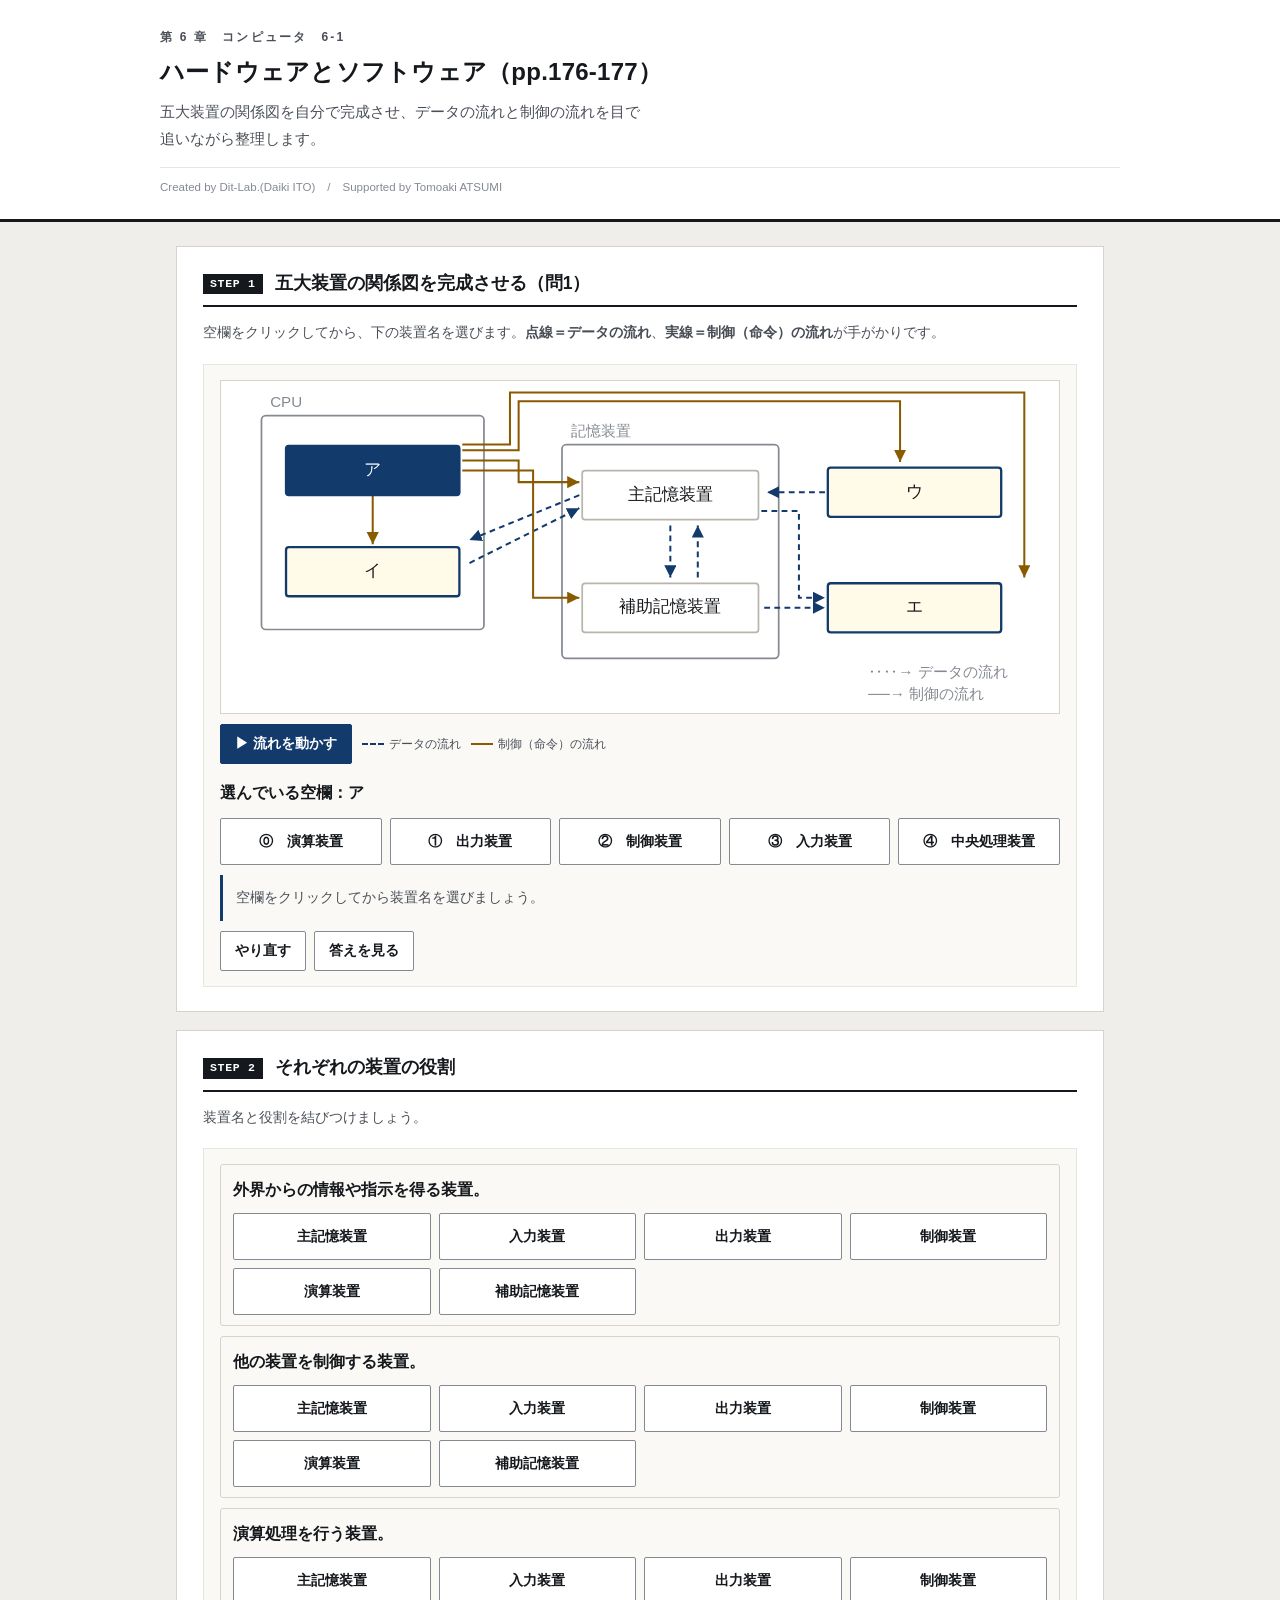
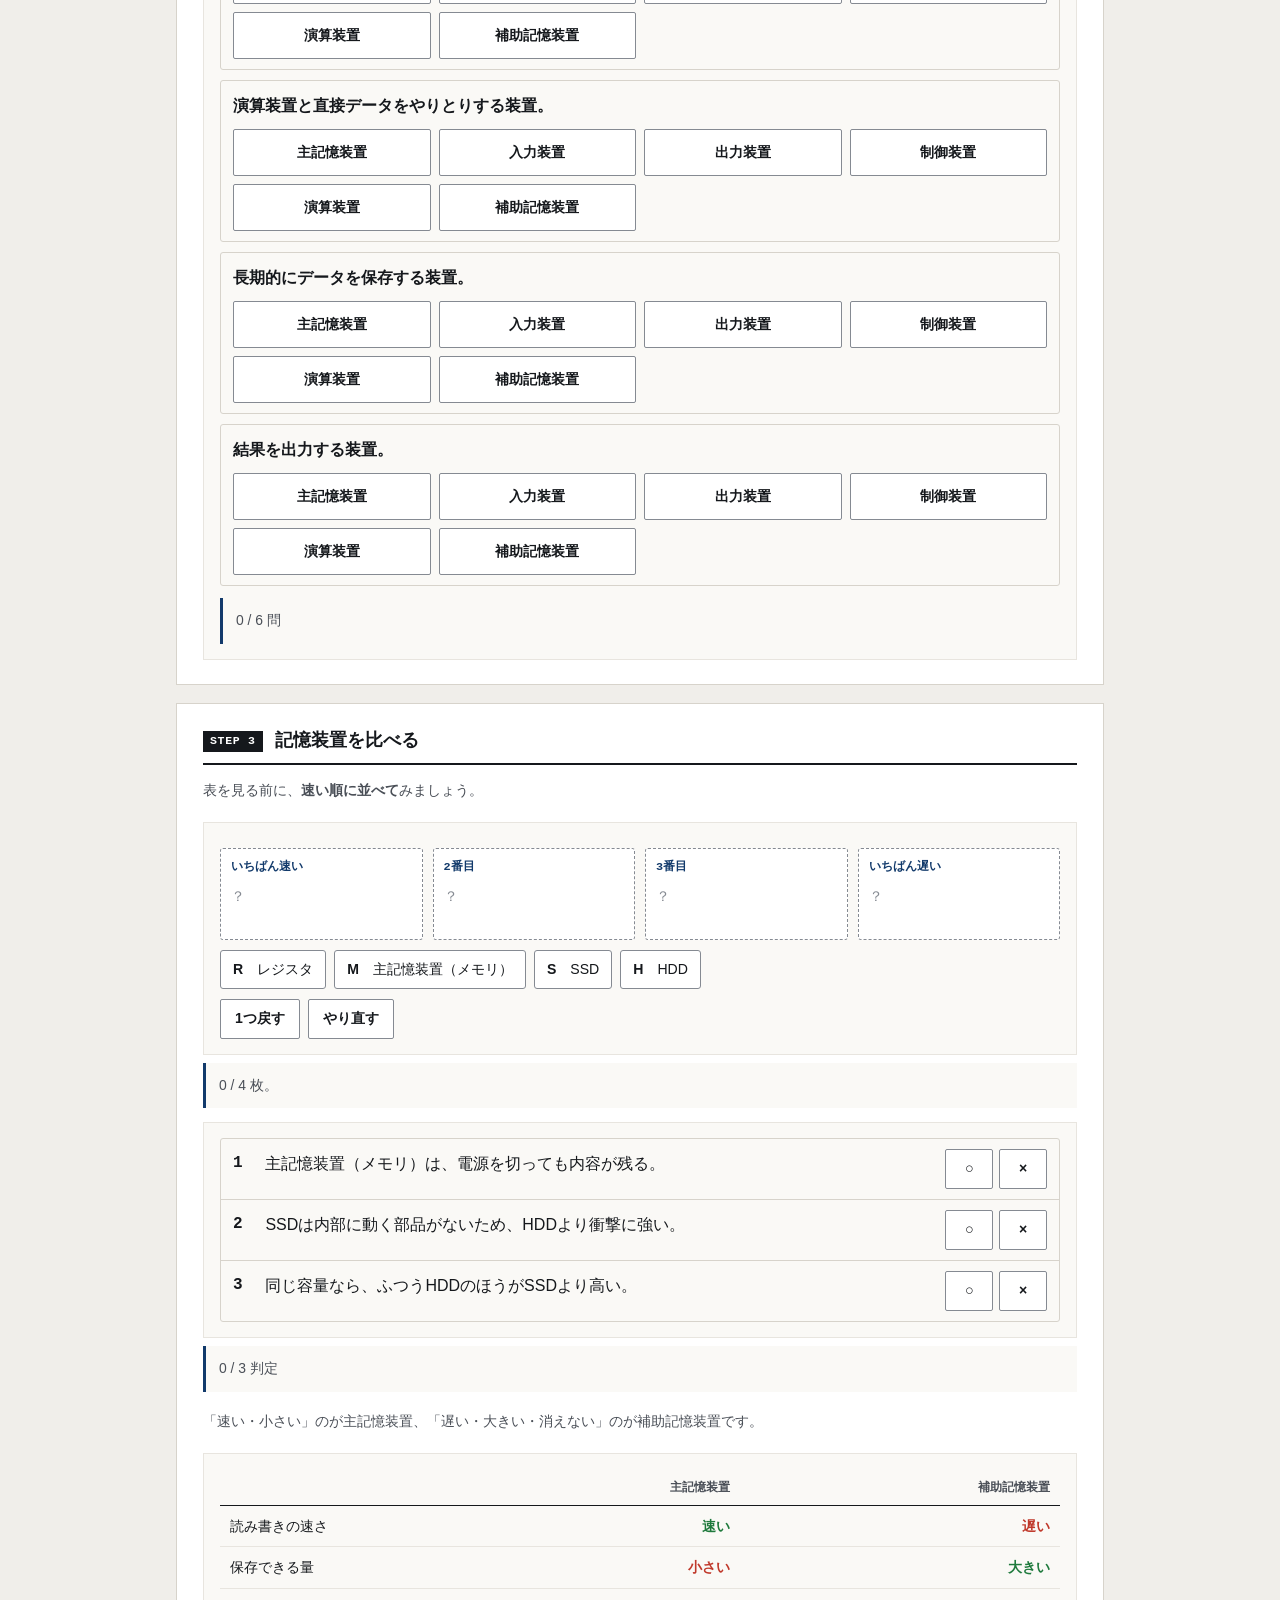
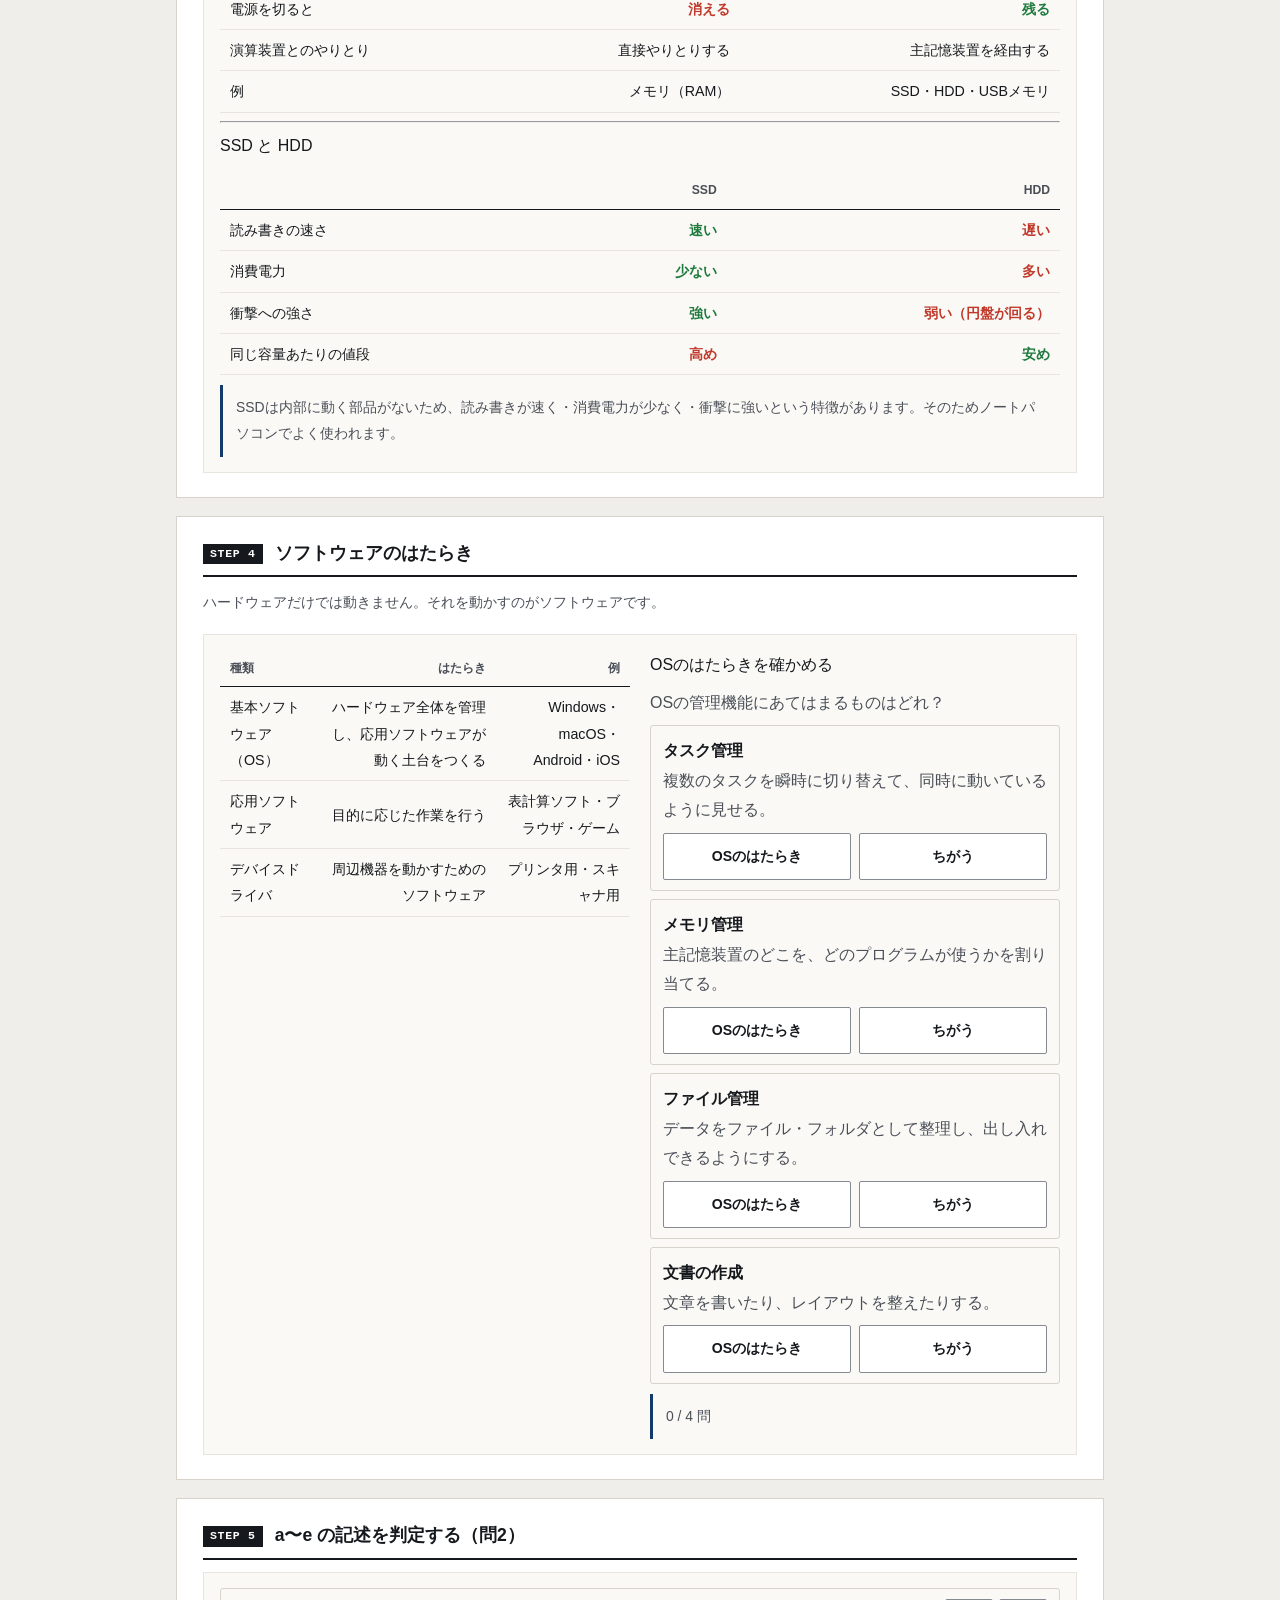
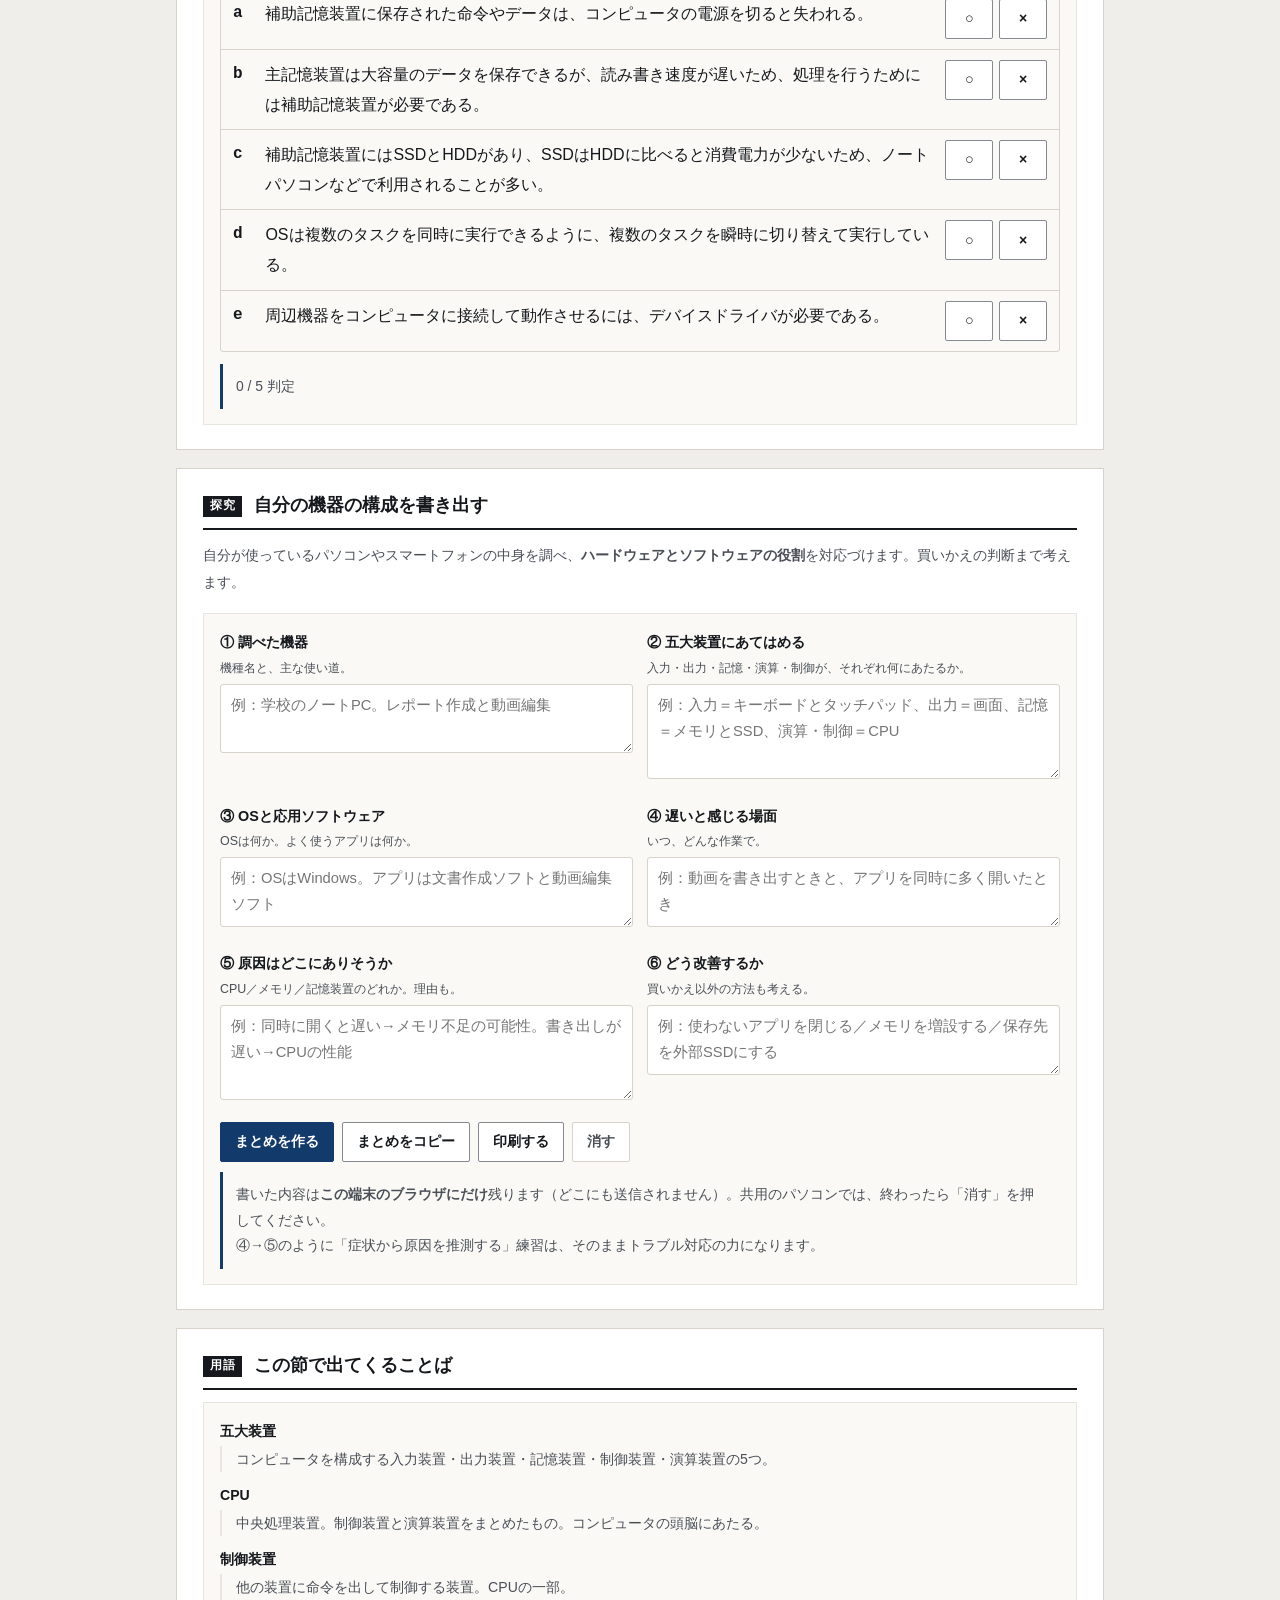
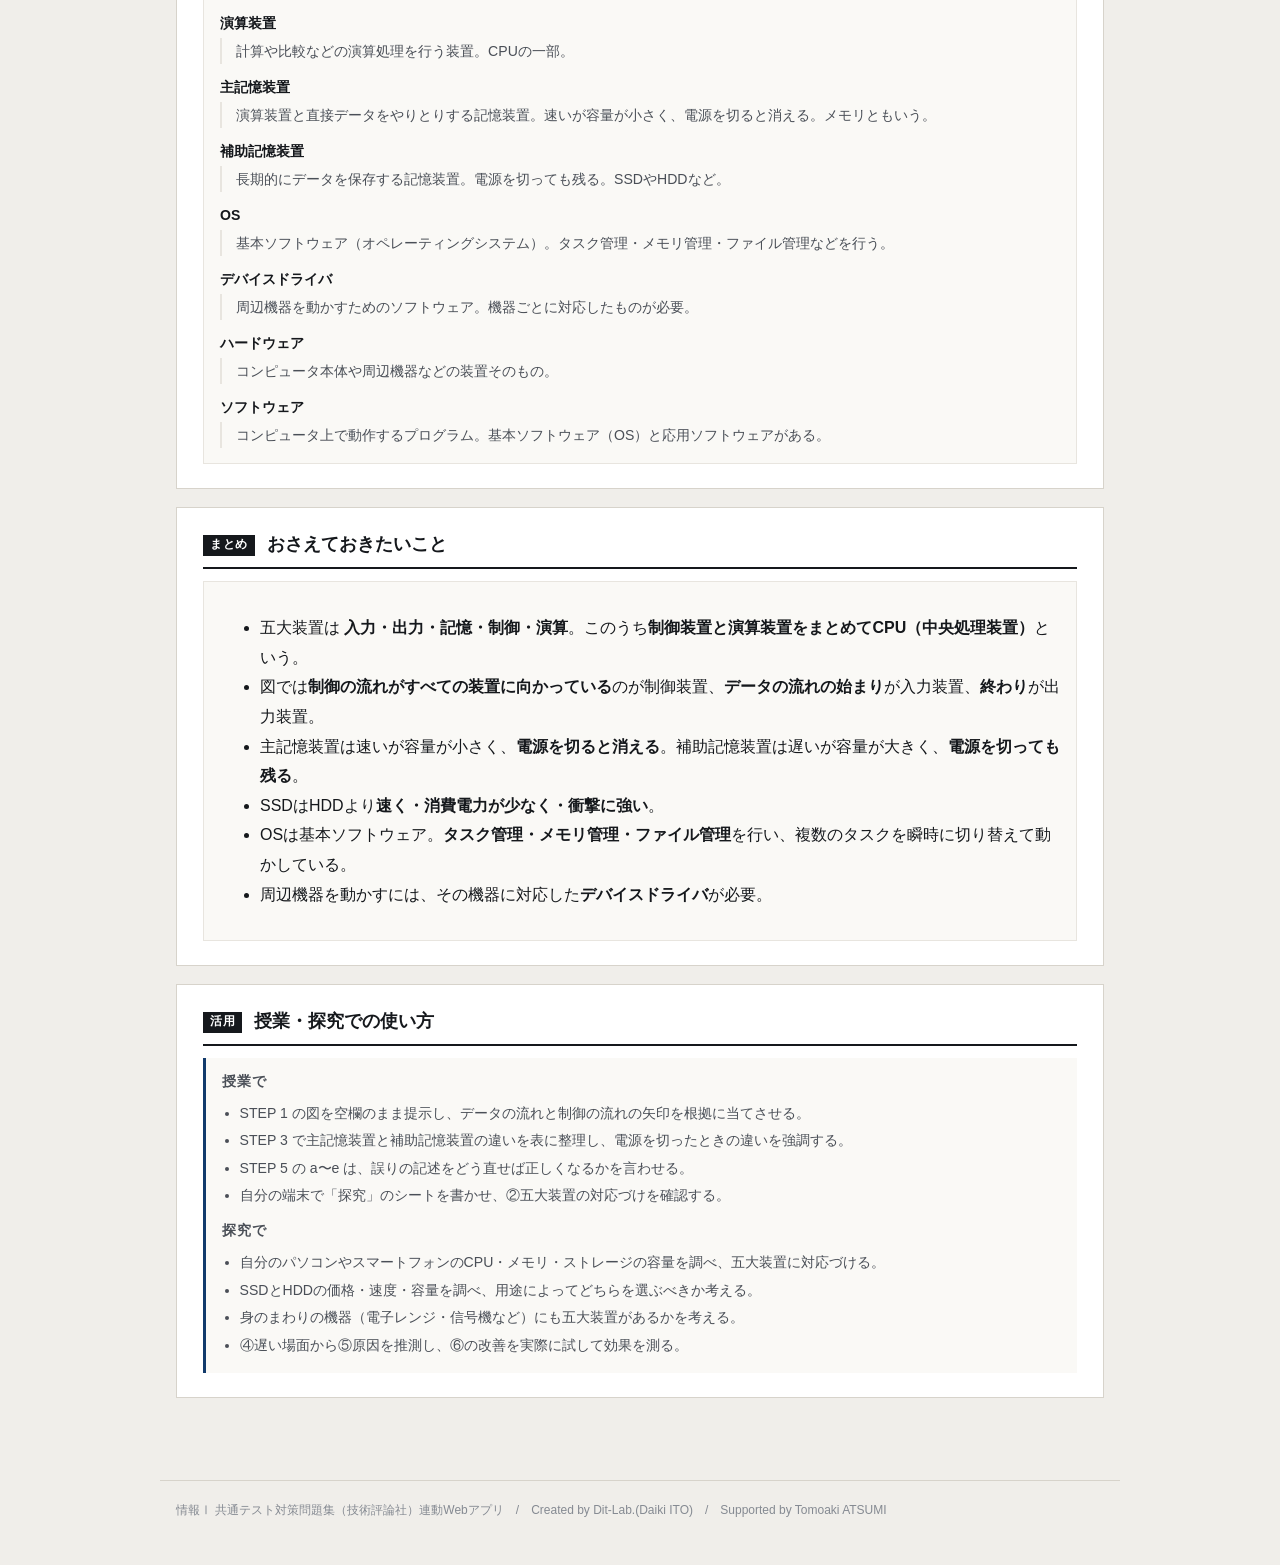
<file: index.html>
<!DOCTYPE html>
<html lang="ja">
<head>
<meta charset="UTF-8">
<meta name="viewport" content="width=device-width, initial-scale=1.0">
<title>ハードウェアとソフトウェア｜情報Ⅰ共通テスト対策問題集</title>
<meta name="description" content="五大装置の関係図を自分で完成させ、データの流れと制御の流れを目で追いながら整理します。">
<link rel="icon" href="data:image/svg+xml,%3Csvg xmlns=%22http://www.w3.org/2000/svg%22 viewBox=%220 0 32 32%22%3E%3Crect width=%2232%22 height=%2232%22 fill=%22%2315181c%22/%3E%3Ctext x=%2216%22 y=%2222%22 font-size=%2218%22 font-family=%22monospace%22 fill=%22%23fff%22 text-anchor=%22middle%22%3E01%3C/text%3E%3C/svg%3E">
<link rel="stylesheet" href="css/style.css?v=88681cd4">
<link rel="stylesheet" href="css/app.css?v=f37751a7">
</head>
<body>

<header class="app-header">
  <div class="inner">
    <span class="eyebrow">第 6 章　コンピュータ　6-1</span>
    <h1>ハードウェアとソフトウェア（pp.176-177）</h1>
    <p class="lead">五大装置の関係図を自分で完成させ、データの流れと制御の流れを目で追いながら整理します。</p>
    <p class="credit">Created by Dit-Lab.(Daiki ITO)　/　Supported by Tomoaki ATSUMI</p>
  </div>
</header>

<main class="wrap">
  <section class="step" id="step1">
    <h2><span class="no">STEP 1</span>五大装置の関係図を完成させる（問1）</h2>
    <p class="desc">空欄をクリックしてから、下の装置名を選びます。<strong>点線＝データの流れ</strong>、<strong>実線＝制御（命令）の流れ</strong>が手がかりです。</p>
    <div class="panel">
      <div id="figBox"></div>
      <div class="figctl">
        <button class="btn primary" id="figPlay">▶ 流れを動かす</button>
        <span class="lg"><i class="d"></i>データの流れ</span>
        <span class="lg"><i class="c"></i>制御（命令）の流れ</span>
      </div>
      <p class="pq" style="margin:14px 0 8px">選んでいる空欄：<span class="mono" id="curBlank">ア</span></p>
      <div class="choice4" id="figChoices"></div>
      <div class="note" id="figNote" style="margin-top:10px"></div>
      <div class="btn-row" style="margin-top:10px">
        <button class="btn" id="figReset">やり直す</button>
        <button class="btn" id="figAns">答えを見る</button>
      </div>
    </div>
  </section>

  <section class="step" id="step2">
    <h2><span class="no">STEP 2</span>それぞれの装置の役割</h2>
    <p class="desc">装置名と役割を結びつけましょう。</p>
    <div class="panel">
      <div class="matchgrid" id="roleBox"></div>
      <div class="note" id="roleNote" style="margin-top:12px"></div>
    </div>
  </section>

  <section class="step" id="step3">
    <h2><span class="no">STEP 3</span>記憶装置を比べる</h2>
        <p class="desc">表を見る前に、<strong>速い順に並べて</strong>みましょう。</p>
    <div class="panel" id="chkBox" style="margin-bottom:8px"></div>
    <div class="note" id="chkNote" style="margin:0 0 14px"></div>
    <div class="panel" id="chk2Box" style="margin-bottom:8px"></div>
    <div class="note" id="chk2Note" style="margin:0 0 16px"></div>
<p class="desc">「速い・小さい」のが主記憶装置、「遅い・大きい・消えない」のが補助記憶装置です。</p>
    <div class="panel">
      <div class="tbl-scroll"><table class="tbl cmp2" id="memTable"></table></div>
      <hr class="sep">
      <p class="qhead">SSD と HDD</p>
      <div class="tbl-scroll"><table class="tbl cmp2" id="ssdTable"></table></div>
      <div class="note info" style="margin-top:10px">SSDは内部に動く部品がないため、読み書きが速く・消費電力が少なく・衝撃に強いという特徴があります。そのためノートパソコンでよく使われます。</div>
    </div>
  </section>

  <section class="step" id="step4">
    <h2><span class="no">STEP 4</span>ソフトウェアのはたらき</h2>
    <p class="desc">ハードウェアだけでは動きません。それを動かすのがソフトウェアです。</p>
    <div class="panel">
      <div class="grid c2">
        <div>
          <div class="tbl-scroll"><table class="tbl" id="swTable"></table></div>
        </div>
        <div>
          <p class="qhead" style="margin:0 0 8px">OSのはたらきを確かめる</p>
          <div id="osBox"></div>
          <div class="note" id="osNote" style="margin-top:10px"></div>
        </div>
      </div>
    </div>
  </section>

  <section class="step" id="step5">
    <h2><span class="no">STEP 5</span>a〜e の記述を判定する（問2）</h2>
    <div class="panel">
      <div class="abcde" id="jBox"></div>
      <div class="note" id="jNote" style="margin-top:12px"></div>
    </div>
  </section>

  <section class="step wsprint" id="wsSec">
    <h2><span class="no">探究</span>自分の機器の構成を書き出す</h2>
    <p class="desc">自分が使っているパソコンやスマートフォンの中身を調べ、<strong>ハードウェアとソフトウェアの役割</strong>を対応づけます。買いかえの判断まで考えます。</p>
    <div class="panel"><div id="wsBox"></div></div>
  </section>

  <section class="step" id="glossary">
    <h2><span class="no">用語</span>この節で出てくることば</h2>
    <div class="panel"><div id="glossBox"></div></div>
  </section>

  <section class="step" id="wrap">
    <h2><span class="no">まとめ</span>おさえておきたいこと</h2>
    <div class="panel">
      <ul class="bullets">
        <li>五大装置は <strong>入力・出力・記憶・制御・演算</strong>。このうち<strong>制御装置と演算装置をまとめてCPU（中央処理装置）</strong>という。</li>
        <li>図では<strong>制御の流れがすべての装置に向かっている</strong>のが制御装置、<strong>データの流れの始まり</strong>が入力装置、<strong>終わり</strong>が出力装置。</li>
        <li>主記憶装置は速いが容量が小さく、<strong>電源を切ると消える</strong>。補助記憶装置は遅いが容量が大きく、<strong>電源を切っても残る</strong>。</li>
        <li>SSDはHDDより<strong>速く・消費電力が少なく・衝撃に強い</strong>。</li>
        <li>OSは基本ソフトウェア。<strong>タスク管理・メモリ管理・ファイル管理</strong>を行い、複数のタスクを瞬時に切り替えて動かしている。</li>
        <li>周辺機器を動かすには、その機器に対応した<strong>デバイスドライバ</strong>が必要。</li>
      </ul>
    </div>
  </section>

  <section class="step">
    <h2><span class="no">活用</span>授業・探究での使い方</h2>
    <div class="use-note">
      <h3>授業で</h3>
      <ul>
        <li>STEP 1 の図を空欄のまま提示し、データの流れと制御の流れの矢印を根拠に当てさせる。</li>
        <li>STEP 3 で主記憶装置と補助記憶装置の違いを表に整理し、電源を切ったときの違いを強調する。</li>
        <li>STEP 5 の a〜e は、誤りの記述をどう直せば正しくなるかを言わせる。</li>
        <li>自分の端末で「探究」のシートを書かせ、②五大装置の対応づけを確認する。</li>
      </ul>
      <h3 style="margin-top:12px">探究で</h3>
      <ul>
        <li>自分のパソコンやスマートフォンのCPU・メモリ・ストレージの容量を調べ、五大装置に対応づける。</li>
        <li>SSDとHDDの価格・速度・容量を調べ、用途によってどちらを選ぶべきか考える。</li>
        <li>身のまわりの機器（電子レンジ・信号機など）にも五大装置があるかを考える。</li>
        <li>④遅い場面から⑤原因を推測し、⑥の改善を実際に試して効果を測る。</li>
      </ul>
    </div>
  </section>

</main>

<footer class="app-footer">
  情報Ⅰ 共通テスト対策問題集（技術評論社）連動Webアプリ　/　Created by Dit-Lab.(Daiki ITO)　/　Supported by Tomoaki ATSUMI
</footer>

<script src="js/terms.js?v=31ea8772"></script>
<script src="js/worksheet.js?v=b6f4e4b3"></script>
<script src="js/quiz.js?v=13402362"></script>
<script src="js/app.js?v=41bc2b83"></script>
</body>
</html>
</file>
<file: css/style.css>
/* =========================================================
   情報Ⅰ 共通テスト対策問題集 — Web アプリ共通スタイル
   紙面（参考書）に寄せた設計。装飾色は使わず、色は意味を持つときだけ。
   ========================================================= */

:root{
  --paper:#ffffff;
  --paper-2:#faf9f6;      /* うすい紙 */
  --bg:#f0eeea;           /* 台紙 */
  --ink:#15181c;
  --ink-2:#4a4f57;
  --ink-3:#858a92;
  --rule:#d7d3cb;
  /* 旧名のまま書かれているアプリ用の別名（未定義だと枠線や文字色が消えるため） */
  --line: var(--rule);
  --muted: var(--ink-2);
  --sans: var(--font);         /* 罫線 */
  --rule-2:#e8e5df;
  --accent:#123a6b;       /* 濃紺。主要操作と現在地だけに使う */
  --accent-w:#e9eef6;
  --zero:#c0392b;         /* 左＝0 */
  --one:#1d4ed8;          /* 右＝1 */
  --ok:#1f7a3d;   --ok-bg:#eef6f0;
  --ng:#b3261e;   --ng-bg:#fbefee;
  --warn:#8a5a00; --warn-bg:#fbf5e8;
  --font:"Hiragino Kaku Gothic ProN","Hiragino Sans","Yu Gothic Medium","Yu Gothic",
         "Noto Sans JP",Meiryo,-apple-system,BlinkMacSystemFont,sans-serif;
  --mono:"SFMono-Regular",Menlo,Consolas,"Courier New",monospace;
}

*{box-sizing:border-box}
[hidden]{display:none !important}
html{-webkit-text-size-adjust:100%}
body{
  margin:0; background:var(--bg); color:var(--ink);
  font-family:var(--font); font-size:16px; line-height:1.85;
  font-feature-settings:"palt" 1;
}
h1,h2,h3,h4{line-height:1.45; margin:0; font-weight:700}
p{margin:0 0 .75em} p:last-child{margin-bottom:0}
a{color:var(--accent)}

/* ---------- 標題 ---------- */
.app-header{background:var(--paper); border-bottom:3px solid var(--ink); padding:26px 20px 20px}
.app-header .inner{max-width:960px; margin:0 auto}
.app-header .eyebrow{
  font-size:.75rem; font-weight:700; color:var(--ink-2); letter-spacing:.18em;
  display:block; margin-bottom:7px;
}
.app-header h1{font-size:1.5rem; letter-spacing:.01em}
.app-header .lead{font-size:.92rem; color:var(--ink-2); margin-top:9px; max-width:60ch}
.app-header .credit{
  font-size:.72rem; color:var(--ink-3); margin-top:14px;
  padding-top:9px; border-top:1px solid var(--rule-2);
}

/* ---------- 版面 ---------- */
.wrap{max-width:960px; margin:0 auto; padding:24px 16px 64px}
.step{background:var(--paper); border:1px solid var(--rule); padding:24px 26px; margin-bottom:18px}
.step > h2{
  display:flex; align-items:baseline; gap:12px; font-size:1.1rem;
  padding-bottom:9px; border-bottom:2px solid var(--ink); margin-bottom:12px;
}
.step > h2 .no{
  flex:none; font-family:var(--mono); font-size:.72rem; font-weight:700;
  background:var(--ink); color:var(--paper); padding:2px 7px; letter-spacing:.06em;
  position:relative; top:-2px;
}
.step > .desc{color:var(--ink-2); font-size:.9rem; margin-bottom:18px}
.step[hidden]{display:none}

.grid{display:grid; gap:20px}
.grid > *{min-width:0}          /* 子の中身で列が広がるのを防ぐ */
@media(min-width:800px){ .grid.c2{grid-template-columns:1fr 1fr} }
@media(min-width:800px){ .grid.c21{grid-template-columns:1.45fr 1fr} }

.panel{border:1px solid var(--rule-2); background:var(--paper-2); padding:15px 16px; min-width:0}
.panel > h3{
  font-size:.8rem; font-weight:700; color:var(--ink-2); letter-spacing:.08em;
  margin-bottom:12px; padding-bottom:6px; border-bottom:1px solid var(--rule);
}

/* ---------- 部品 ---------- */
.btn{
  appearance:none; border:1px solid var(--ink-3); background:var(--paper); color:var(--ink);
  font-family:inherit; font-size:.88rem; font-weight:700; padding:8px 14px;
  border-radius:2px; cursor:pointer; min-height:40px; line-height:1.4;
  transition:background .12s, border-color .12s, color .12s;
}
.btn:hover:not(:disabled){background:var(--accent-w); border-color:var(--accent); color:var(--accent)}
.btn:disabled{opacity:.35; cursor:not-allowed}
.btn.primary{background:var(--accent); color:var(--paper); border-color:var(--accent)}
.btn.primary:hover:not(:disabled){background:#0d2c53; color:var(--paper)}
.btn.ghost{border-color:var(--rule); color:var(--ink-2)}
.btn.sm{font-size:.8rem; padding:5px 10px; min-height:34px}
.btn-row{display:flex; flex-wrap:wrap; gap:8px; align-items:center}

/* タブ（見出し下線式） */
.seg{display:flex; gap:0; border-bottom:1px solid var(--rule)}
.seg button{
  appearance:none; border:0; background:transparent; font-family:inherit; font-size:.88rem;
  font-weight:700; color:var(--ink-3); padding:9px 4px; margin-right:26px; cursor:pointer;
  border-bottom:3px solid transparent; margin-bottom:-1px; min-height:40px;
}
.seg button:hover{color:var(--ink-2)}
.seg button[aria-pressed="true"]{color:var(--ink); border-bottom-color:var(--accent)}

label.fld{display:block; font-size:.78rem; font-weight:700; color:var(--ink-2); margin-bottom:5px; letter-spacing:.04em}
input[type=text], textarea, input[type=number]{
  width:100%; font-family:inherit; font-size:1rem; color:var(--ink);
  border:1px solid var(--ink-3); border-radius:2px; padding:9px 11px;
  background:var(--paper); min-height:42px;
}
input:focus, textarea:focus{outline:2px solid var(--accent); outline-offset:-1px; border-color:var(--accent)}
.btn:focus-visible, .seg button:focus-visible, .node-card:focus-visible{outline:2px solid var(--accent); outline-offset:2px}
textarea{resize:vertical; line-height:1.7}
.mono{font-family:var(--mono)}

table.tbl{width:100%; border-collapse:collapse; font-size:.89rem}
table.tbl th, table.tbl td{border-bottom:1px solid var(--rule-2); padding:7px 10px; text-align:right}
table.tbl th:first-child, table.tbl td:first-child{text-align:left}
table.tbl thead th{border-bottom:1.5px solid var(--ink); font-size:.76rem; color:var(--ink-2); font-weight:700; white-space:nowrap}
.tbl-scroll{overflow-x:auto; -webkit-overflow-scrolling:touch; max-width:100%}

.note{padding:10px 13px; font-size:.87rem; border-left:3px solid var(--ink-3); background:var(--paper-2); overflow-wrap:break-word; word-break:break-word}
.note.ok{background:var(--ok-bg); border-left-color:var(--ok); color:#123f22}
.note.ng{background:var(--ng-bg); border-left-color:var(--ng); color:#6d1a15}
.note.info{background:var(--paper-2); border-left-color:var(--accent); color:var(--ink-2)}
.note.warn{background:var(--warn-bg); border-left-color:var(--warn); color:#5c3d00}
.note[hidden]{display:none}

.badge{
  display:inline-block; font-size:.72rem; font-weight:700; padding:1px 7px;
  border:1px solid var(--rule); color:var(--ink-2); background:var(--paper); letter-spacing:.04em;
}

/* 数値は罫線で仕切るだけ。カードにしない */
.metrics{display:flex; flex-wrap:wrap; gap:0; border-top:1px solid var(--rule)}
.metric{flex:1 1 130px; padding:11px 14px 11px 0; border-right:1px solid var(--rule-2)}
.metric:last-child{border-right:0}
.metric .k{font-size:.74rem; color:var(--ink-3); font-weight:700; letter-spacing:.05em}
.metric .v{font-size:1.6rem; font-weight:700; line-height:1.3; font-family:var(--mono); letter-spacing:-.01em}
.metric .s{font-size:.76rem; color:var(--ink-2)}

.bit0{color:var(--zero); font-weight:700}
.bit1{color:var(--one); font-weight:700}

.app-footer{
  max-width:960px; margin:0 auto; padding:18px 16px 44px; color:var(--ink-3);
  font-size:.75rem; border-top:1px solid var(--rule);
}
.sr-only{position:absolute;width:1px;height:1px;overflow:hidden;clip:rect(0 0 0 0);white-space:nowrap}

@media(max-width:640px){
  body{font-size:15px}
  .app-header{padding:20px 16px 16px}
  .app-header h1{font-size:1.16rem}
  .wrap{padding:16px 12px 52px}
  .step{padding:18px 15px}
  .seg button{margin-right:18px; font-size:.84rem}
  .metric{flex-basis:50%; border-right:0}
}
@media (prefers-reduced-motion:reduce){ *{animation:none!important; transition:none!important} }

/* ---------- 自分のデータ・共有・印刷 ---------- */
.toolbar{display:flex; flex-wrap:wrap; gap:8px; align-items:center; margin-top:12px;
  padding-top:12px; border-top:1px solid var(--rule-2)}
.toolbar .hint{font-size:.78rem; color:var(--ink-3)}
.paste-area{width:100%; min-height:110px; font-family:var(--mono); font-size:.86rem}
.use-note{background:var(--paper-2); border-left:3px solid var(--accent); padding:14px 16px; font-size:.88rem}
.use-note h3{font-size:.86rem; letter-spacing:.06em; margin-bottom:8px; color:var(--ink-2)}
.use-note ol, .use-note ul{margin:0; padding-left:1.25em; line-height:1.95; color:var(--ink-2)}

@media print{
  body{background:#fff}
  .app-header{border-bottom:2px solid #000}
  .step{border:1px solid #bbb; break-inside:avoid; page-break-inside:avoid; margin-bottom:12px}
  .btn, .seg, .toolbar, input[type=range]{display:none !important}
  .note{border-left-width:2px}
  a[href]:after{content:""}
}

/* ---------- 入力グリッド ---------- */
.dg-scroll{overflow:auto; -webkit-overflow-scrolling:touch; border:1px solid var(--rule); background:var(--paper); max-height:420px}
table.dg{border-collapse:collapse; font-family:var(--mono); font-size:.9rem; min-width:100%}
table.dg th, table.dg td{border:1px solid var(--rule-2); padding:0}
table.dg thead th{background:var(--paper-2); position:sticky; top:0; z-index:2}
table.dg .dg-n{background:var(--paper-2); color:var(--ink-3); font-size:.76rem; font-weight:400;
  text-align:center; min-width:34px; padding:0 4px; position:sticky; left:0; z-index:1}
table.dg .dg-corner{background:var(--paper-2); min-width:34px; position:sticky; left:0; z-index:3}
table.dg .dg-act{background:var(--paper-2); width:34px}
.dg-h, .dg-c{width:100%; min-width:96px; border:0; background:transparent; font-family:inherit;
  font-size:.9rem; padding:8px 9px; color:var(--ink); min-height:38px}
.dg-h{font-weight:700; font-family:var(--font); font-size:.82rem; color:var(--ink-2)}
.dg-c.num{text-align:right}
.dg-c:focus, .dg-h:focus{outline:2px solid var(--accent); outline-offset:-2px; background:var(--accent-w)}
.dg-del{border:0; background:transparent; color:var(--ink-3); cursor:pointer; width:32px; height:34px; font-size:1rem}
.dg-del:hover{color:var(--ng)}
.dg-tools{display:flex; flex-wrap:wrap; gap:8px; align-items:center; margin-top:10px}
.dg-hint{font-size:.76rem; color:var(--ink-3)}

/* ---------- ファイル読み込み ---------- */
.filebox{display:flex; flex-wrap:wrap; gap:10px; align-items:center; padding:12px;
  border:1px dashed var(--rule); background:var(--paper-2)}
.filebox input[type=file]{font-size:.85rem; font-family:inherit; max-width:100%}
.filebox .sel{max-width:220px}
.filelabel{display:inline-flex; align-items:center; gap:6px; font-size:.85rem; font-weight:700;
  border:1px solid var(--ink-3); background:var(--paper); padding:8px 14px; border-radius:2px; cursor:pointer; min-height:40px}
.filelabel:hover{border-color:var(--accent); color:var(--accent); background:var(--accent-w)}
.filelabel input{display:none}

/* ---------- 用語解説 ---------- */
.term{position:relative; border-bottom:1.5px dotted var(--accent); cursor:help; color:var(--accent); font-weight:700}
.term .term-pop{display:none; position:absolute; left:0; top:1.7em; z-index:50; width:min(300px,78vw);
  background:var(--paper); border:1px solid var(--ink-3); box-shadow:0 6px 20px rgba(0,0,0,.14);
  padding:10px 12px; font-size:.82rem; font-weight:400; color:var(--ink-2); line-height:1.75;
  border-left:3px solid var(--accent); cursor:auto; text-align:left}
.term .term-pop b{display:block; color:var(--ink); font-size:.86rem; margin-bottom:3px}
.term.open .term-pop{display:block}
dl.gloss{margin:0; font-size:.88rem}
dl.gloss dt{font-weight:700; color:var(--ink); margin-top:10px}
dl.gloss dt:first-child{margin-top:0}
dl.gloss dd{margin:2px 0 0; color:var(--ink-2); line-height:1.85; padding-left:1em; border-left:2px solid var(--rule-2)}
@media print{ .term{border-bottom:0; color:inherit} .term .term-pop{display:none !important} }

/* ---------- スマホ・タブレット ---------- */
@media (max-width:1024px){
  /* iOS で入力時に画面が勝手に拡大するのを防ぐ（16px 未満だとズームする） */
  input[type=text], input[type=number], textarea, select, .dg-c, .dg-h{ font-size:16px }
  .dg-c, .dg-h{ min-width:110px }
}
@media (max-width:820px){
  .grid.c2,.grid.c21{grid-template-columns:1fr}
  .dg-scroll{max-height:340px}
  .filebox{flex-direction:column; align-items:stretch}
  .filebox .sel{max-width:100%}
  .term .term-pop{left:auto; right:0; width:min(280px,86vw)}
}
@media (max-width:480px){
  .step > h2{font-size:1rem; flex-wrap:wrap}
  .metrics{gap:0}
  .metric{flex-basis:50%; padding-right:10px}
  .metric .v{font-size:1.3rem}
  .btn{padding:8px 12px}
  .dg-tools{gap:6px}
  .dg-hint{width:100%}
}
/* タッチ操作でのスクロールを滑らかに */
.tbl-scroll, .dg-scroll, .tree-box{ -webkit-overflow-scrolling:touch; overscroll-behavior-x:contain }

/* 幅指定つきの入力欄がスマートフォンではみ出さないようにする */
input[type=text], input[type=number], input[type=search], textarea, select{ max-width:100% }
.btn-row > label{ min-width:0; max-width:100% }
.btn-row > label input, .btn-row > label select{ max-width:100% }

/* 共通：○×判定・並べかえ（quiz.js 用） */
.abcde{border:1px solid var(--rule); border-radius:3px; overflow:hidden}
.abcde > div{border-top:1px solid var(--rule); padding:10px 12px}
.abcde > div:first-child{border-top:0}
.abcde .st{display:flex; gap:10px; align-items:flex-start; flex-wrap:wrap}
.abcde .st .k{font-weight:700; font-family:var(--mono); min-width:1.4em}
.abcde .st .t{flex:1; min-width:12em}
.abcde .jb{display:flex; gap:6px}
.abcde .jb .btn{min-width:3.4em; padding:6px 10px; text-align:center}
.prep{display:grid; grid-template-columns:repeat(auto-fit,minmax(150px,1fr)); gap:10px; margin-top:10px}
.prep .slot{border:1px dashed var(--ink-3); border-radius:3px; padding:10px; min-height:92px; background:var(--paper)}
.prep .slot.filled{border-style:solid}
.prep .slot .tag{font:700 .74rem/1.4 var(--mono); color:var(--accent); display:block; margin-bottom:6px}
.prep .slot .txt{font-size:.86rem; line-height:1.7}
.cards{display:flex; flex-wrap:wrap; gap:8px; margin-top:10px}
.cards .c{border:1px solid var(--ink-3); border-radius:3px; padding:9px 12px; background:var(--paper);
  cursor:pointer; font-size:.88rem; max-width:100%; text-align:left; font-family:inherit; color:var(--ink)}
.cards .c:hover{background:var(--warn-bg)}
.cards .c.used{opacity:.35; pointer-events:none}

/* --- 予想してから実行 --- */
.pmark{display:inline-block; background:var(--accent); color:#fff; font-size:.7rem; font-weight:700;
  letter-spacing:.08em; padding:2px 7px; border-radius:2px; margin-right:8px; vertical-align:2px}
input.pin{font-size:1.05rem; padding:7px 10px; border:1px solid var(--rule); border-radius:3px;
  width:9em; max-width:100%; background:#fff}
.btn-row .unit{color:var(--muted); font-size:.9rem}
.choice4 .btn.on{border-color:var(--accent); box-shadow:inset 0 0 0 1px var(--accent); font-weight:700}
/* 設問文の見出し（flex ではなく通常の段落。.qhead は左右振り分け用なので用途が別） */
.pq{margin:0 0 10px; font-weight:700; line-height:1.85}

/* --- 自分のテーマでやってみる（ワークシート） --- */
.wsheet{display:grid; gap:14px}
@media(min-width:760px){ .wsheet{grid-template-columns:1fr 1fr} }
.wsf{display:block}
.wsf .wsl{display:block; font-weight:700; font-size:.9rem; margin-bottom:3px}
.wsf .wsh{display:block; font-size:.78rem; color:var(--muted); margin-bottom:5px; line-height:1.6}
.wsf textarea{width:100%; max-width:100%; font:inherit; font-size:.92rem; line-height:1.75;
  padding:8px 10px; border:1px solid var(--rule); border-radius:3px; background:#fff; resize:vertical}
.wsf textarea:focus{outline:2px solid var(--accent); outline-offset:-2px}
.wsout{margin-top:14px; border:1px solid var(--ink-3); border-radius:3px; background:#fff; padding:16px 18px}
.wsout h4{margin:0 0 10px; font-size:1rem}
.wsout dl{margin:0}
.wsout dt{font-weight:700; font-size:.84rem; color:var(--accent); margin-top:10px}
.wsout dd{margin:2px 0 0; font-size:.92rem; line-height:1.85; white-space:pre-wrap}
.wsout .wsmsg{margin:10px 0 0; font-size:.86rem; color:var(--muted)}
@media print{
  .app-header, .btn-row, .step:not(.wsprint){ display:none !important }
  .wsout{border:none; padding:0}
}
</file>
<file: css/app.css>
.qhead{display:flex; justify-content:space-between; align-items:center; margin-bottom:12px}
.card-q{border:1px solid var(--rule); background:var(--paper); padding:18px; margin-bottom:14px}
.q-scene{font-size:1rem; font-weight:700; line-height:1.9}
.choice4{display:grid; gap:8px; grid-template-columns:repeat(auto-fit,minmax(160px,1fr))}
.choice4 .btn{text-align:left; line-height:1.65; padding:11px 13px}
.choice4 .btn.correct{background:var(--ok-bg); border-color:var(--ok); color:var(--ok)}
.choice4 .btn.wrong{background:var(--ng-bg); border-color:var(--ng); color:var(--ng)}
.choice4.locked{pointer-events:none}
.sel{width:100%; font-family:inherit; font-size:.95rem; padding:9px 11px; min-height:42px;
  border:1px solid var(--ink-3); border-radius:2px; background:var(--paper); color:var(--ink)}
input[type=range]{width:100%; accent-color:var(--accent); height:34px}
.why{font-size:.85rem; color:var(--ink-2); line-height:1.85}
.eqbox{font-family:var(--mono); font-size:1.02rem; font-weight:700; text-align:center; padding:14px;
  border:1px solid var(--rule); background:var(--paper-2); line-height:1.8}
.blankin{border:1.5px solid var(--accent); background:#fff; padding:6px 8px; text-align:center;
  font-family:var(--mono); min-height:38px; font-size:.95rem; max-width:120px}
.blankin.ok{border-color:var(--ok); background:var(--ok-bg)}
.blankin.ng{border-color:var(--ng); background:var(--ng-bg)}
table.tbl td .blankin{width:100%; max-width:none}

/* --- 6-1 ハードウェアとソフトウェア --- */
#figBox{border:1px solid var(--rule);background:var(--paper)}
#figBox svg{display:block;width:100%}
svg .box{fill:#fff;stroke:#b9b5ad;stroke-width:1.2}
svg .grp{fill:none;stroke:#858a92;stroke-width:1.2}
svg .blank{fill:#fffbe8;stroke:#123a6b;stroke-width:1.6;cursor:pointer}
svg .blank.now{fill:#123a6b}
svg .blank.ok{fill:var(--ok-bg);stroke:#1f7a3d}
svg .blank.ng{fill:var(--ng-bg);stroke:#c0392b}
svg .tx{font-size:12px;fill:#15181c;font-family:inherit;text-anchor:middle;dominant-baseline:middle;pointer-events:none}
svg .tx.w{fill:#fff}
svg .cap{font-size:10.5px;fill:#858a92;font-family:inherit}
svg .dflow{stroke:#123a6b;stroke-width:1.4;stroke-dasharray:4 3;fill:none;marker-end:url(#ah1)}
svg .cflow{stroke:#8a5a00;stroke-width:1.4;fill:none;marker-end:url(#ah2)}
.matchgrid{display:grid;grid-template-columns:1fr;gap:10px}
.mrow{border:1px solid var(--line);border-radius:3px;padding:10px 12px}
.mrow .q{font-weight:700;margin-bottom:8px}
.cmp2 td.y{color:#1f7a3d;font-weight:700}
.cmp2 td.n{color:#c0392b;font-weight:700}
.abcde{border:1px solid var(--line);border-radius:3px;overflow:hidden}
.abcde > div{border-top:1px solid var(--line);padding:10px 12px}
.abcde > div:first-child{border-top:0}
.abcde .st{display:flex;gap:10px;align-items:flex-start;flex-wrap:wrap}
.abcde .st .k{font-weight:700;font-family:var(--mono);min-width:1.4em}
.abcde .st .t{flex:1;min-width:12em}
.abcde .jb{display:flex;gap:6px}
.abcde .jb .btn{min-width:3.4em;padding:6px 10px;text-align:center}

/* --- 関係図の「流れ」を動かす --- */
@keyframes flowdash { to { stroke-dashoffset: -14 } }
svg.anim .dflow{ animation: flowdash .85s linear infinite }
svg.anim .cflow{ stroke-dasharray:6 4; animation: flowdash 1.15s linear infinite }
.figctl{display:flex;gap:10px;align-items:center;flex-wrap:wrap;margin-top:10px}
.figctl .lg{font-size:.78rem;color:var(--ink-2);display:inline-flex;align-items:center;gap:5px}
.figctl .lg i{display:inline-block;width:22px;height:0;border-top-width:2px}
.figctl .lg i.d{border-top-style:dashed;border-top-color:#123a6b}
.figctl .lg i.c{border-top-style:solid;border-top-color:#8a5a00}
</file>
